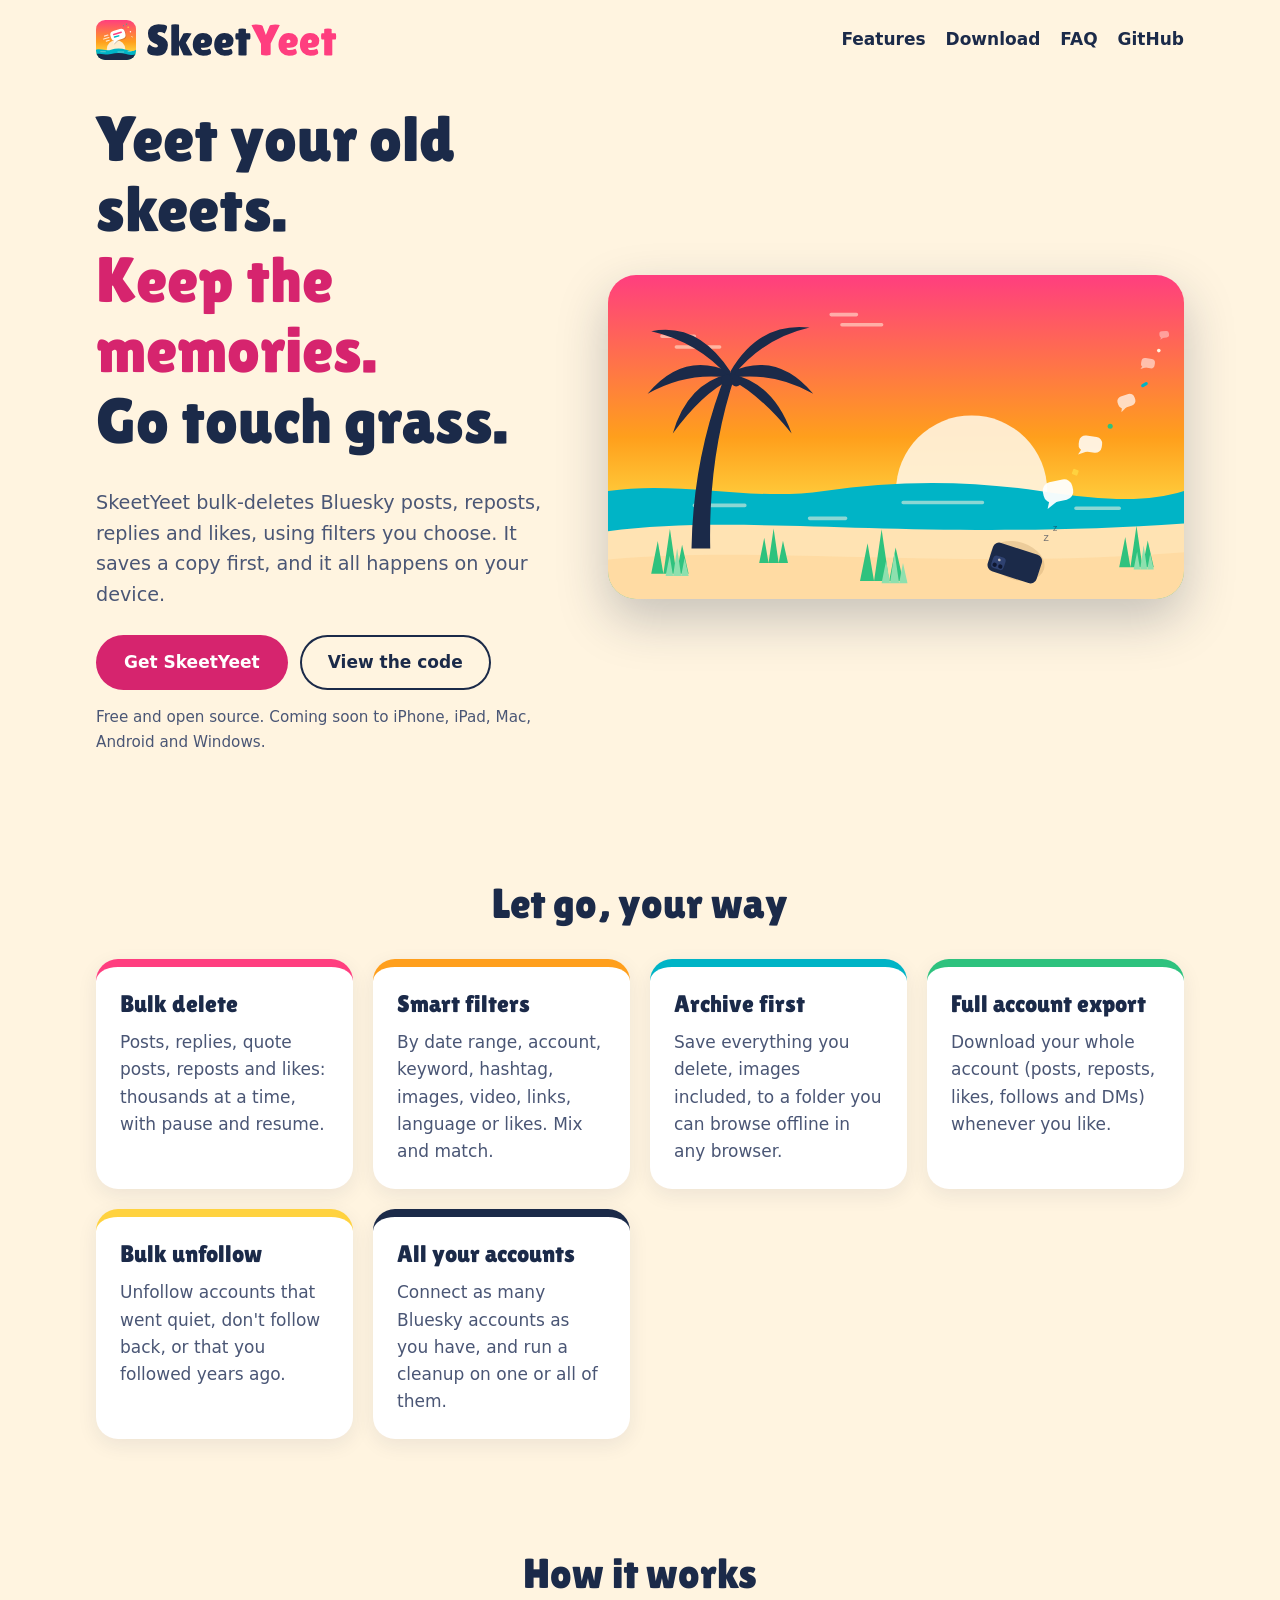
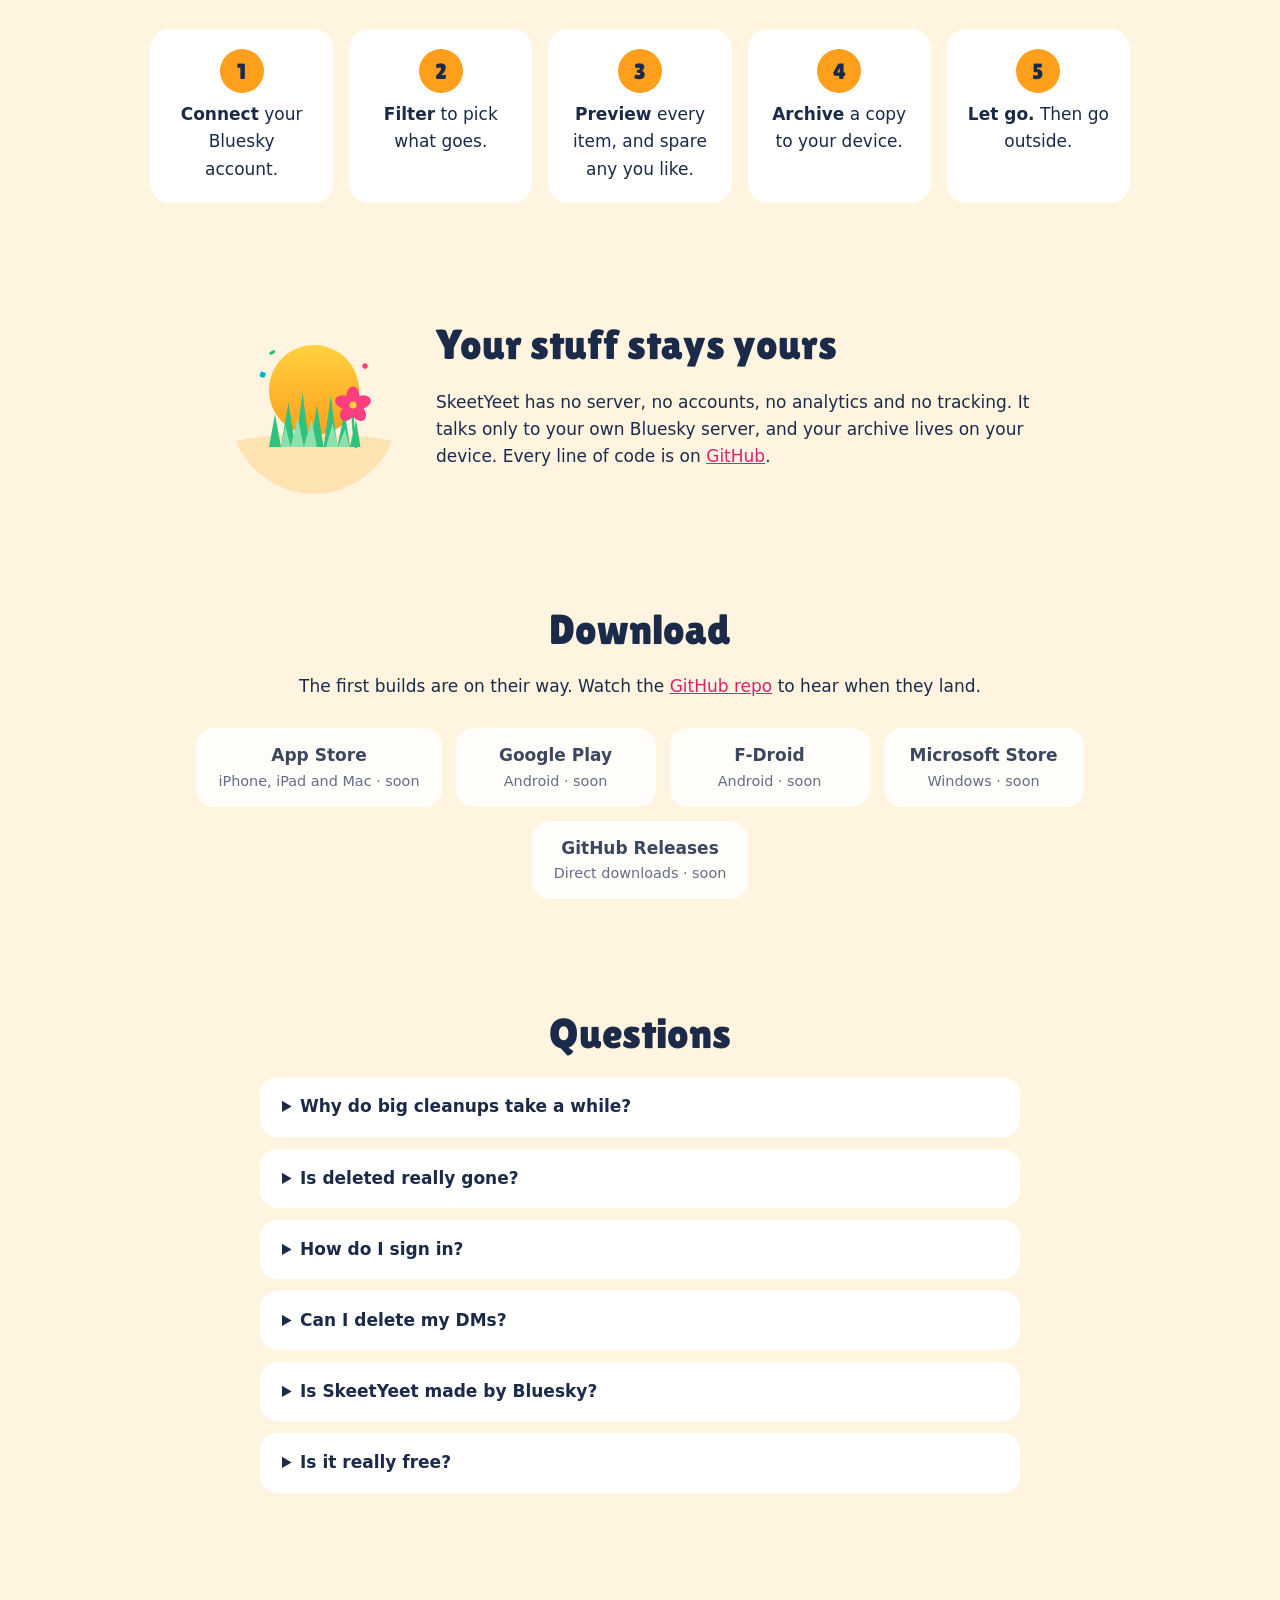
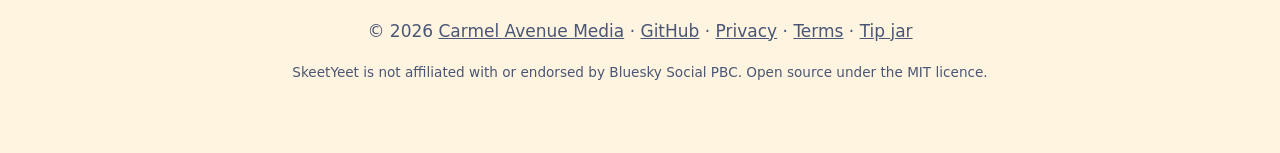
<file: website/index.html>
<!doctype html>
<html lang="en">
<head>
  <meta charset="utf-8">
  <meta name="viewport" content="width=device-width, initial-scale=1">
  <title>SkeetYeet — Clean up your Bluesky. Keep a copy. Go touch grass.</title>
  <meta name="description" content="SkeetYeet is a free, open-source app for iOS, macOS, Android and Windows that bulk-deletes Bluesky posts, reposts, replies and likes, archives them first, and runs entirely on your device.">
  <meta property="og:title" content="SkeetYeet">
  <meta property="og:description" content="Yeet your old skeets. Keep the memories. Go touch grass.">
  <meta property="og:image" content="https://skeetyeet.app/assets/og-image.png">
  <meta property="og:url" content="https://skeetyeet.app/">
  <meta name="twitter:card" content="summary_large_image">
  <meta name="theme-color" content="#FF3E7F">
  <link rel="icon" href="favicon.svg" type="image/svg+xml">
  <link rel="apple-touch-icon" href="apple-touch-icon.png">
  <link rel="stylesheet" href="styles.css">
</head>
<body>
  <header class="top">
    <a href="./" class="brand" aria-label="SkeetYeet home"><img src="assets/logo.svg" alt="SkeetYeet" width="246" height="40"></a>
    <nav>
      <a href="#features">Features</a>
      <a href="#download">Download</a>
      <a href="#faq">FAQ</a>
      <a href="https://github.com/chriscaple/skeetyeet">GitHub</a>
    </nav>
  </header>

  <main>
    <section class="hero">
      <div class="hero-copy">
        <h1>Yeet your old skeets.<br><span>Keep the memories.</span><br>Go touch grass.</h1>
        <p class="lede">SkeetYeet bulk-deletes Bluesky posts, reposts, replies and likes, using filters you choose. It saves a copy first, and it all happens on your device.</p>
        <div class="cta">
          <a class="button" href="#download">Get SkeetYeet</a>
          <a class="button ghost" href="https://github.com/chriscaple/skeetyeet">View the code</a>
        </div>
        <p class="note">Free and open source. Coming soon to iPhone, iPad, Mac, Android and Windows.</p>
      </div>
      <img class="hero-art" src="assets/hero-sunset.svg" alt="A phone lies face-down on a beach at sunset while old posts drift away into the sky." width="1600" height="900">
    </section>

    <section id="features" class="features">
      <h2>Let go, your way</h2>
      <div class="grid">
        <article class="card c-hibiscus">
          <h3>Bulk delete</h3>
          <p>Posts, replies, quote posts, reposts and likes: thousands at a time, with pause and resume.</p>
        </article>
        <article class="card c-mango">
          <h3>Smart filters</h3>
          <p>By date range, account, keyword, hashtag, images, video, links, language or likes. Mix and match.</p>
        </article>
        <article class="card c-lagoon">
          <h3>Archive first</h3>
          <p>Save everything you delete, images included, to a folder you can browse offline in any browser.</p>
        </article>
        <article class="card c-palm">
          <h3>Full account export</h3>
          <p>Download your whole account (posts, reposts, likes, follows and DMs) whenever you like.</p>
        </article>
        <article class="card c-sunshine">
          <h3>Bulk unfollow</h3>
          <p>Unfollow accounts that went quiet, don't follow back, or that you followed years ago.</p>
        </article>
        <article class="card c-deep">
          <h3>All your accounts</h3>
          <p>Connect as many Bluesky accounts as you have, and run a cleanup on one or all of them.</p>
        </article>
      </div>
    </section>

    <section class="how">
      <h2>How it works</h2>
      <ol>
        <li><strong>Connect</strong> your Bluesky account.</li>
        <li><strong>Filter</strong> to pick what goes.</li>
        <li><strong>Preview</strong> every item, and spare any you like.</li>
        <li><strong>Archive</strong> a copy to your device.</li>
        <li><strong>Let go.</strong> Then go outside.</li>
      </ol>
    </section>

    <section class="privacy">
      <img src="assets/touch-grass.svg" alt="" width="180" height="180">
      <div>
        <h2>Your stuff stays yours</h2>
        <p>SkeetYeet has no server, no accounts, no analytics and no tracking. It talks only to your own Bluesky server, and your archive lives on your device. Every line of code is on <a href="https://github.com/chriscaple/skeetyeet">GitHub</a>.</p>
      </div>
    </section>

    <section id="download" class="download">
      <h2>Download</h2>
      <p>The first builds are on their way. Watch the <a href="https://github.com/chriscaple/skeetyeet">GitHub repo</a> to hear when they land.</p>
      <ul class="stores">
        <li><span class="store">App Store</span><span class="soon">iPhone, iPad and Mac · soon</span></li>
        <li><span class="store">Google Play</span><span class="soon">Android · soon</span></li>
        <li><span class="store">F-Droid</span><span class="soon">Android · soon</span></li>
        <li><span class="store">Microsoft Store</span><span class="soon">Windows · soon</span></li>
        <li><span class="store">GitHub Releases</span><span class="soon">Direct downloads · soon</span></li>
      </ul>
    </section>

    <section id="faq" class="faq">
      <h2>Questions</h2>
      <details>
        <summary>Why do big cleanups take a while?</summary>
        <p>Bluesky limits how many changes an account can make per hour (roughly 5,000 deletions an hour on bsky.social). SkeetYeet works within those limits and picks up where it left off, so a very large account may take a day or two. Perfect time to go to the beach.</p>
      </details>
      <details>
        <summary>Is deleted really gone?</summary>
        <p>SkeetYeet deletes posts from your account and Bluesky stops showing them. Copies others already made (screenshots, quotes, third-party archives, services that recorded the public firehose) are outside anyone's control.</p>
      </details>
      <details>
        <summary>How do I sign in?</summary>
        <p>With Bluesky's own sign-in page (OAuth), so SkeetYeet never sees your password. If your server doesn't support that yet, you can use an app password. Never your main password.</p>
      </details>
      <details>
        <summary>Can I delete my DMs?</summary>
        <p>You can export them. Bluesky only lets you delete messages from your own side of a conversation.</p>
      </details>
      <details>
        <summary>Is SkeetYeet made by Bluesky?</summary>
        <p>No. SkeetYeet is an independent, open-source project by Carmel Avenue Media and is not affiliated with Bluesky Social PBC.</p>
      </details>
      <details>
        <summary>Is it really free?</summary>
        <p>Yes, every feature. If it brings you joy, you can leave a tip through <a href="https://github.com/sponsors/chriscaple">GitHub Sponsors</a> or in the app.</p>
      </details>
    </section>
  </main>

  <footer>
    <p>© 2026 <a href="https://www.carmelavenuemedia.ca">Carmel Avenue Media</a> · <a href="https://github.com/chriscaple/skeetyeet">GitHub</a> · <a href="privacy.html">Privacy</a> · <a href="terms.html">Terms</a> · <a href="https://github.com/sponsors/chriscaple">Tip jar</a></p>
    <p class="small">SkeetYeet is not affiliated with or endorsed by Bluesky Social PBC. Open source under the MIT licence.</p>
  </footer>
</body>
</html>
</file>
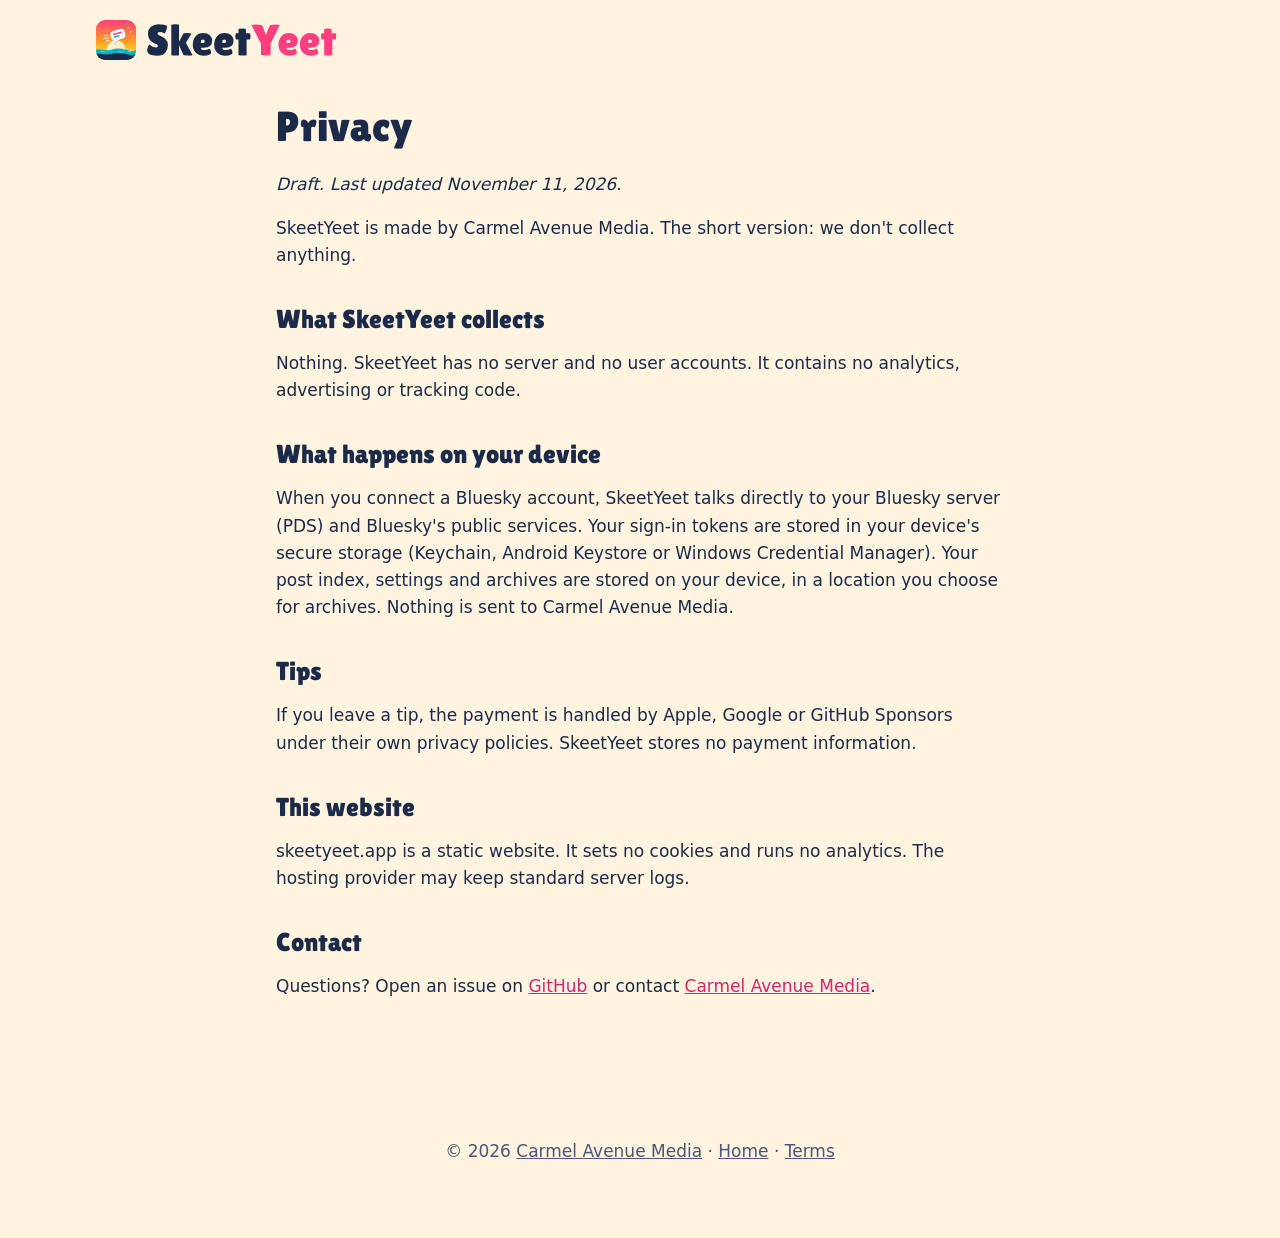
<file: website/privacy.html>
<!doctype html>
<html lang="en">
<head>
  <meta charset="utf-8">
  <meta name="viewport" content="width=device-width, initial-scale=1">
  <title>Privacy · SkeetYeet</title>
  <link rel="icon" href="favicon.svg" type="image/svg+xml">
  <link rel="stylesheet" href="styles.css">
</head>
<body>
  <header class="top">
    <a href="./" class="brand" aria-label="SkeetYeet home"><img src="assets/logo.svg" alt="SkeetYeet" width="246" height="40"></a>
  </header>
  <main class="legal">
    <h1>Privacy</h1>
    <p><em>Draft. Last updated November 11, 2026.</em></p>
    <p>SkeetYeet is made by Carmel Avenue Media. The short version: we don't collect anything.</p>

    <h2>What SkeetYeet collects</h2>
    <p>Nothing. SkeetYeet has no server and no user accounts. It contains no analytics, advertising or tracking code.</p>

    <h2>What happens on your device</h2>
    <p>When you connect a Bluesky account, SkeetYeet talks directly to your Bluesky server (PDS) and Bluesky's public services. Your sign-in tokens are stored in your device's secure storage (Keychain, Android Keystore or Windows Credential Manager). Your post index, settings and archives are stored on your device, in a location you choose for archives. Nothing is sent to Carmel Avenue Media.</p>

    <h2>Tips</h2>
    <p>If you leave a tip, the payment is handled by Apple, Google or GitHub Sponsors under their own privacy policies. SkeetYeet stores no payment information.</p>

    <h2>This website</h2>
    <p>skeetyeet.app is a static website. It sets no cookies and runs no analytics. The hosting provider may keep standard server logs.</p>

    <h2>Contact</h2>
    <p>Questions? Open an issue on <a href="https://github.com/chriscaple/skeetyeet">GitHub</a> or contact <a href="https://www.carmelavenuemedia.ca">Carmel Avenue Media</a>.</p>
  </main>
  <footer><p>© 2026 <a href="https://www.carmelavenuemedia.ca">Carmel Avenue Media</a> · <a href="./">Home</a> · <a href="terms.html">Terms</a></p></footer>
</body>
</html>
</file>
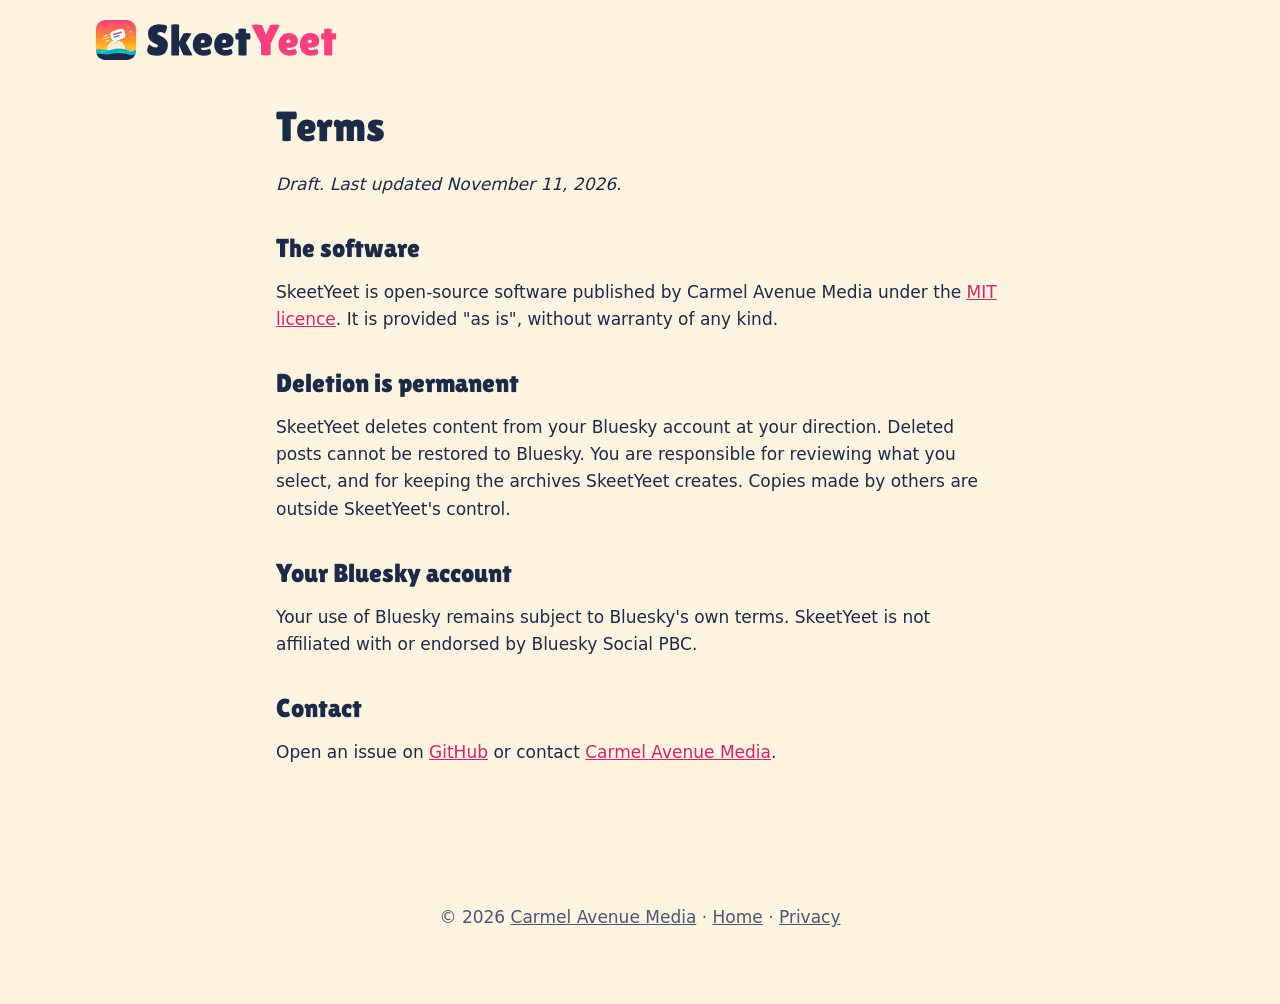
<file: website/terms.html>
<!doctype html>
<html lang="en">
<head>
  <meta charset="utf-8">
  <meta name="viewport" content="width=device-width, initial-scale=1">
  <title>Terms · SkeetYeet</title>
  <link rel="icon" href="favicon.svg" type="image/svg+xml">
  <link rel="stylesheet" href="styles.css">
</head>
<body>
  <header class="top">
    <a href="./" class="brand" aria-label="SkeetYeet home"><img src="assets/logo.svg" alt="SkeetYeet" width="246" height="40"></a>
  </header>
  <main class="legal">
    <h1>Terms</h1>
    <p><em>Draft. Last updated November 11, 2026.</em></p>

    <h2>The software</h2>
    <p>SkeetYeet is open-source software published by Carmel Avenue Media under the <a href="https://github.com/chriscaple/skeetyeet/blob/main/LICENSE">MIT licence</a>. It is provided "as is", without warranty of any kind.</p>

    <h2>Deletion is permanent</h2>
    <p>SkeetYeet deletes content from your Bluesky account at your direction. Deleted posts cannot be restored to Bluesky. You are responsible for reviewing what you select, and for keeping the archives SkeetYeet creates. Copies made by others are outside SkeetYeet's control.</p>

    <h2>Your Bluesky account</h2>
    <p>Your use of Bluesky remains subject to Bluesky's own terms. SkeetYeet is not affiliated with or endorsed by Bluesky Social PBC.</p>

    <h2>Contact</h2>
    <p>Open an issue on <a href="https://github.com/chriscaple/skeetyeet">GitHub</a> or contact <a href="https://www.carmelavenuemedia.ca">Carmel Avenue Media</a>.</p>
  </main>
  <footer><p>© 2026 <a href="https://www.carmelavenuemedia.ca">Carmel Avenue Media</a> · <a href="./">Home</a> · <a href="privacy.html">Privacy</a></p></footer>
</body>
</html>
</file>
<file: website/styles.css>
@font-face {
  font-family: "Lilita One";
  src: url("assets/LilitaOne-Regular.ttf") format("truetype");
  font-display: swap;
}

:root {
  --hibiscus: #FF3E7F;
  --hibiscus-deep: #D6246E;
  --mango: #FF9F1C;
  --sunshine: #FFD23F;
  --palm: #2EC27E;
  --lagoon: #00B4C6;
  --deep-sea: #1B2A49;
  --sand: #FFF4E0;

  --bg: var(--sand);
  --text: var(--deep-sea);
  --muted: #4A5675;
  --card: #FFFFFF;
  --accent: var(--hibiscus-deep);
  --display: "Lilita One", "Arial Rounded MT Bold", system-ui, sans-serif;
  --body: system-ui, -apple-system, "Segoe UI", Roboto, sans-serif;
}

@media (prefers-color-scheme: dark) {
  :root {
    --bg: var(--deep-sea);
    --text: var(--sand);
    --muted: #C9CFDD;
    --card: #24365C;
    --accent: #FF6B9D;
  }
}

* { box-sizing: border-box; }

body {
  margin: 0;
  background: var(--bg);
  color: var(--text);
  font: 17px/1.6 var(--body);
}

a { color: var(--accent); }

h1, h2, h3 { font-family: var(--display); font-weight: 400; line-height: 1.1; margin: 0 0 .5em; }
h2 { font-size: clamp(1.8rem, 4vw, 2.6rem); text-align: center; }

.top {
  display: flex; align-items: center; justify-content: space-between; flex-wrap: wrap; gap: 12px;
  max-width: 1120px; margin: 0 auto; padding: 20px 16px;
}
.brand img { display: block; height: 40px; width: auto; }
@media (prefers-color-scheme: dark) {
  .brand { background: var(--sand); border-radius: 14px; padding: 6px 10px; }
}
nav { display: flex; gap: 20px; flex-wrap: wrap; }
nav a { color: var(--text); text-decoration: none; font-weight: 600; }
nav a:hover { color: var(--accent); }

main section { max-width: 1120px; margin: 0 auto; padding: 56px 16px; }

.hero { display: grid; gap: 32px; align-items: center; grid-template-columns: minmax(0, 1fr); padding-top: 24px; }
@media (min-width: 900px) { .hero { grid-template-columns: minmax(0, 5fr) minmax(0, 6fr); } }
.hero h1 { font-size: clamp(2.4rem, 6vw, 4rem); }
.hero h1 span { color: var(--accent); }
.lede { font-size: 1.2rem; color: var(--muted); max-width: 34em; }
.hero-art { width: 100%; height: auto; border-radius: 28px; box-shadow: 0 20px 50px rgba(27, 42, 73, .25); }
.cta { display: flex; gap: 12px; flex-wrap: wrap; margin: 24px 0 12px; }
.button {
  display: inline-block; padding: 14px 28px; border-radius: 999px; text-decoration: none;
  background: var(--hibiscus-deep); color: #fff; font-weight: 700;
}
.button.ghost { background: transparent; color: var(--text); box-shadow: inset 0 0 0 2px currentColor; }
.note { font-size: .95rem; color: var(--muted); }

.grid { display: grid; gap: 20px; grid-template-columns: repeat(auto-fit, minmax(240px, 1fr)); margin-top: 32px; }
.card { background: var(--card); border-radius: 22px; padding: 24px; border-top: 8px solid; box-shadow: 0 6px 20px rgba(27, 42, 73, .08); }
.card h3 { font-size: 1.5rem; }
.card p { margin: 0; color: var(--muted); }
.c-hibiscus { border-color: var(--hibiscus); }
.c-mango { border-color: var(--mango); }
.c-lagoon { border-color: var(--lagoon); }
.c-palm { border-color: var(--palm); }
.c-sunshine { border-color: var(--sunshine); }
.c-deep { border-color: var(--deep-sea); }
@media (prefers-color-scheme: dark) { .c-deep { border-color: var(--sand); } }

.how ol {
  list-style: none; counter-reset: step; padding: 0; margin: 32px auto 0; max-width: 980px;
  display: grid; gap: 16px; grid-template-columns: repeat(auto-fit, minmax(170px, 1fr));
}
.how li {
  counter-increment: step; background: var(--card); border-radius: 20px; padding: 20px; text-align: center;
}
.how li::before {
  content: counter(step); display: block; margin: 0 auto 8px; width: 44px; height: 44px; line-height: 44px;
  border-radius: 50%; background: var(--mango); color: var(--deep-sea); font-family: var(--display); font-size: 1.4rem;
}

.privacy { display: flex; gap: 32px; align-items: center; flex-wrap: wrap; justify-content: center; }
.privacy > div { flex: 1 1 320px; max-width: 620px; }
.privacy h2 { text-align: left; }

.download { text-align: center; }
.stores { list-style: none; padding: 0; margin: 28px auto 0; display: flex; flex-wrap: wrap; gap: 14px; justify-content: center; }
.stores li {
  background: var(--card); border-radius: 18px; padding: 14px 22px; min-width: 200px;
  display: flex; flex-direction: column; opacity: .85;
}
.store { font-weight: 700; }
.soon { font-size: .9rem; color: var(--muted); }

.faq details { max-width: 760px; margin: 12px auto; background: var(--card); border-radius: 18px; padding: 16px 22px; }
.faq summary { cursor: pointer; font-weight: 700; }
.faq details p { color: var(--muted); margin: 12px 0 0; }

footer { text-align: center; padding: 40px 16px 56px; color: var(--muted); }
footer a { color: inherit; }
.small { font-size: .85rem; }

.legal { max-width: 760px; margin: 0 auto; padding: 24px 16px 64px; }
.legal h1 { font-size: 2.6rem; }
.legal h2 { text-align: left; font-size: 1.6rem; margin-top: 1.4em; }
</file>
